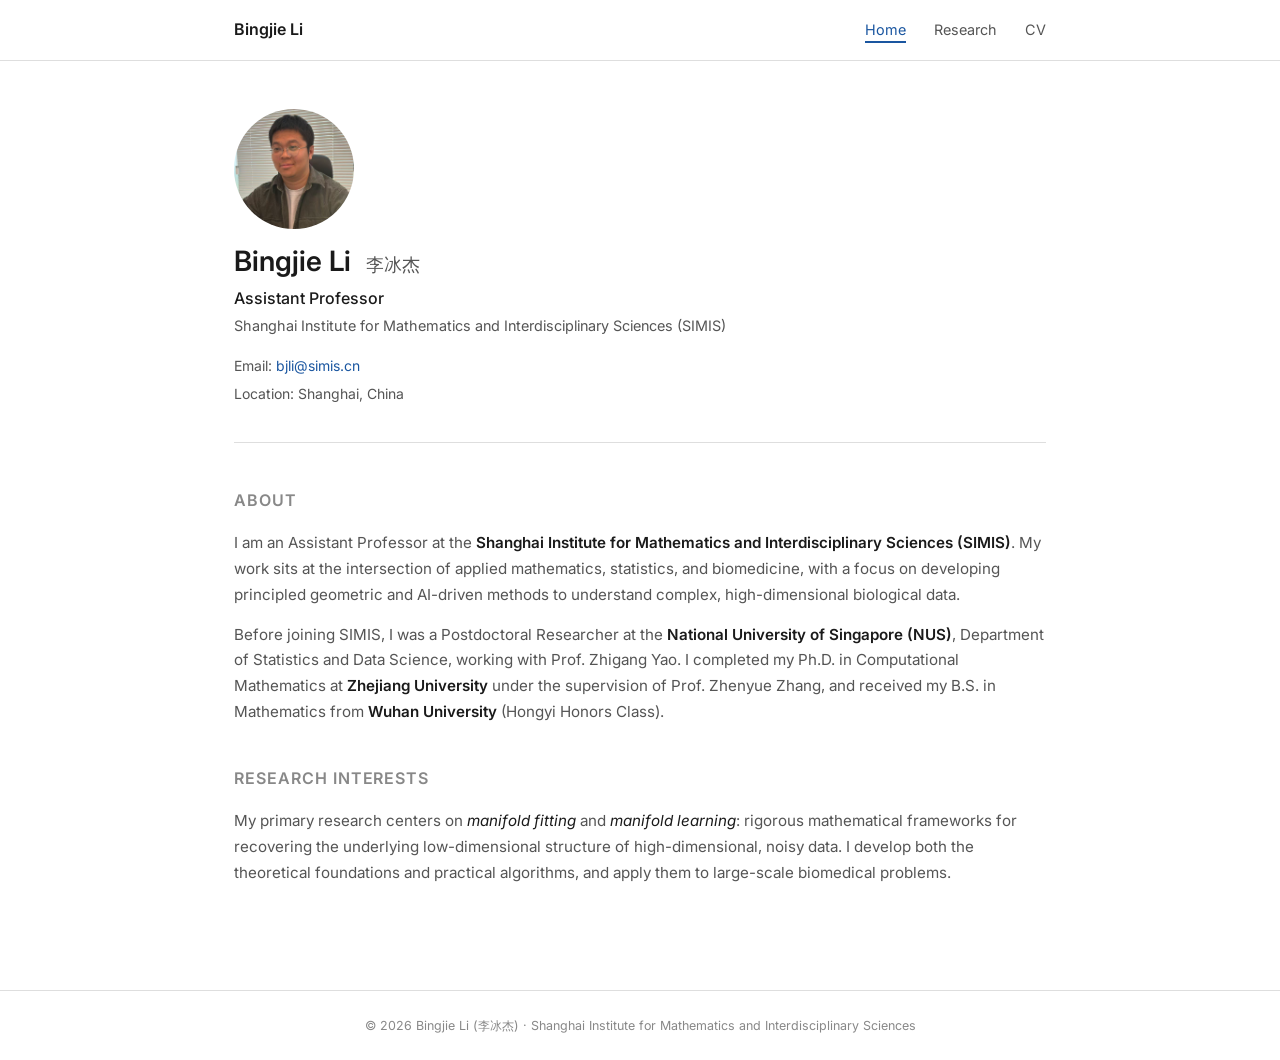
<file: index.html>
<!DOCTYPE html>
<html lang="en">
<head>
  <meta charset="UTF-8" />
  <meta name="viewport" content="width=device-width, initial-scale=1.0" />
  <meta name="description" content="Bingjie Li, Assistant Professor at SIMIS Shanghai, specializing in geometric AI and biomedical data science." />
  <title>Bingjie Li | SIMIS</title>
  <link rel="stylesheet" href="styles.css" />
  <link rel="preconnect" href="https://fonts.googleapis.com" />
  <link href="https://fonts.googleapis.com/css2?family=Inter:wght@300;400;500;600&display=swap" rel="stylesheet" />
</head>
<body>

  <nav id="navbar">
    <div class="nav-inner">
      <a href="index.html" class="nav-brand">Bingjie Li</a>
      <ul class="nav-links">
        <li><a href="index.html" class="active">Home</a></li>
        <li><a href="research.html">Research</a></li>
        <li><a href="cv.html">CV</a></li>
      </ul>
      <button class="nav-toggle" id="navToggle" aria-label="Toggle menu">
        <span></span><span></span><span></span>
      </button>
    </div>
  </nav>

  <main>
    <div class="container">

      <!-- Profile -->
      <div class="profile-header">
        <img src="Photos.jpg" alt="Bingjie Li" class="profile-photo" />
        <h1>Bingjie Li <span class="name-zh">李冰杰</span></h1>
        <p class="profile-title">Assistant Professor</p>
        <p class="profile-institution">Shanghai Institute for Mathematics and Interdisciplinary Sciences (SIMIS)</p>
        <div class="profile-contact">
          <span>Email: <a href="mailto:bjli@simis.cn">bjli@simis.cn</a></span>
          <span>Location: Shanghai, China</span>
        </div>
      </div>

      <!-- About -->
      <div class="bio-section">
        <h2>About</h2>
        <p>
          I am an Assistant Professor at the <strong>Shanghai Institute for Mathematics and Interdisciplinary Sciences (SIMIS)</strong>.
          My work sits at the intersection of applied mathematics, statistics, and biomedicine,
          with a focus on developing principled geometric and AI-driven methods to understand complex, high-dimensional biological data.
        </p>
        <p>
          Before joining SIMIS, I was a Postdoctoral Researcher at the
          <strong>National University of Singapore (NUS)</strong>, Department of Statistics and Data Science,
          working with Prof. Zhigang Yao. I completed my Ph.D. in Computational Mathematics at
          <strong>Zhejiang University</strong> under the supervision of Prof. Zhenyue Zhang,
          and received my B.S. in Mathematics from <strong>Wuhan University</strong> (Hongyi Honors Class).
        </p>
      </div>

      <!-- Research Interests -->
      <div class="bio-section">
        <h2>Research Interests</h2>
        <p>
          My primary research centers on <em>manifold fitting</em> and <em>manifold learning</em>:
          rigorous mathematical frameworks for recovering the underlying low-dimensional structure
          of high-dimensional, noisy data. I develop both the theoretical foundations and practical algorithms,
          and apply them to large-scale biomedical problems.
        </p>
      </div>

    </div>
  </main>

  <footer>
    <p>&copy; 2026 Bingjie Li (李冰杰) &middot; Shanghai Institute for Mathematics and Interdisciplinary Sciences</p>
  </footer>

  <script src="script.js"></script>
</body>
</html>
</file>
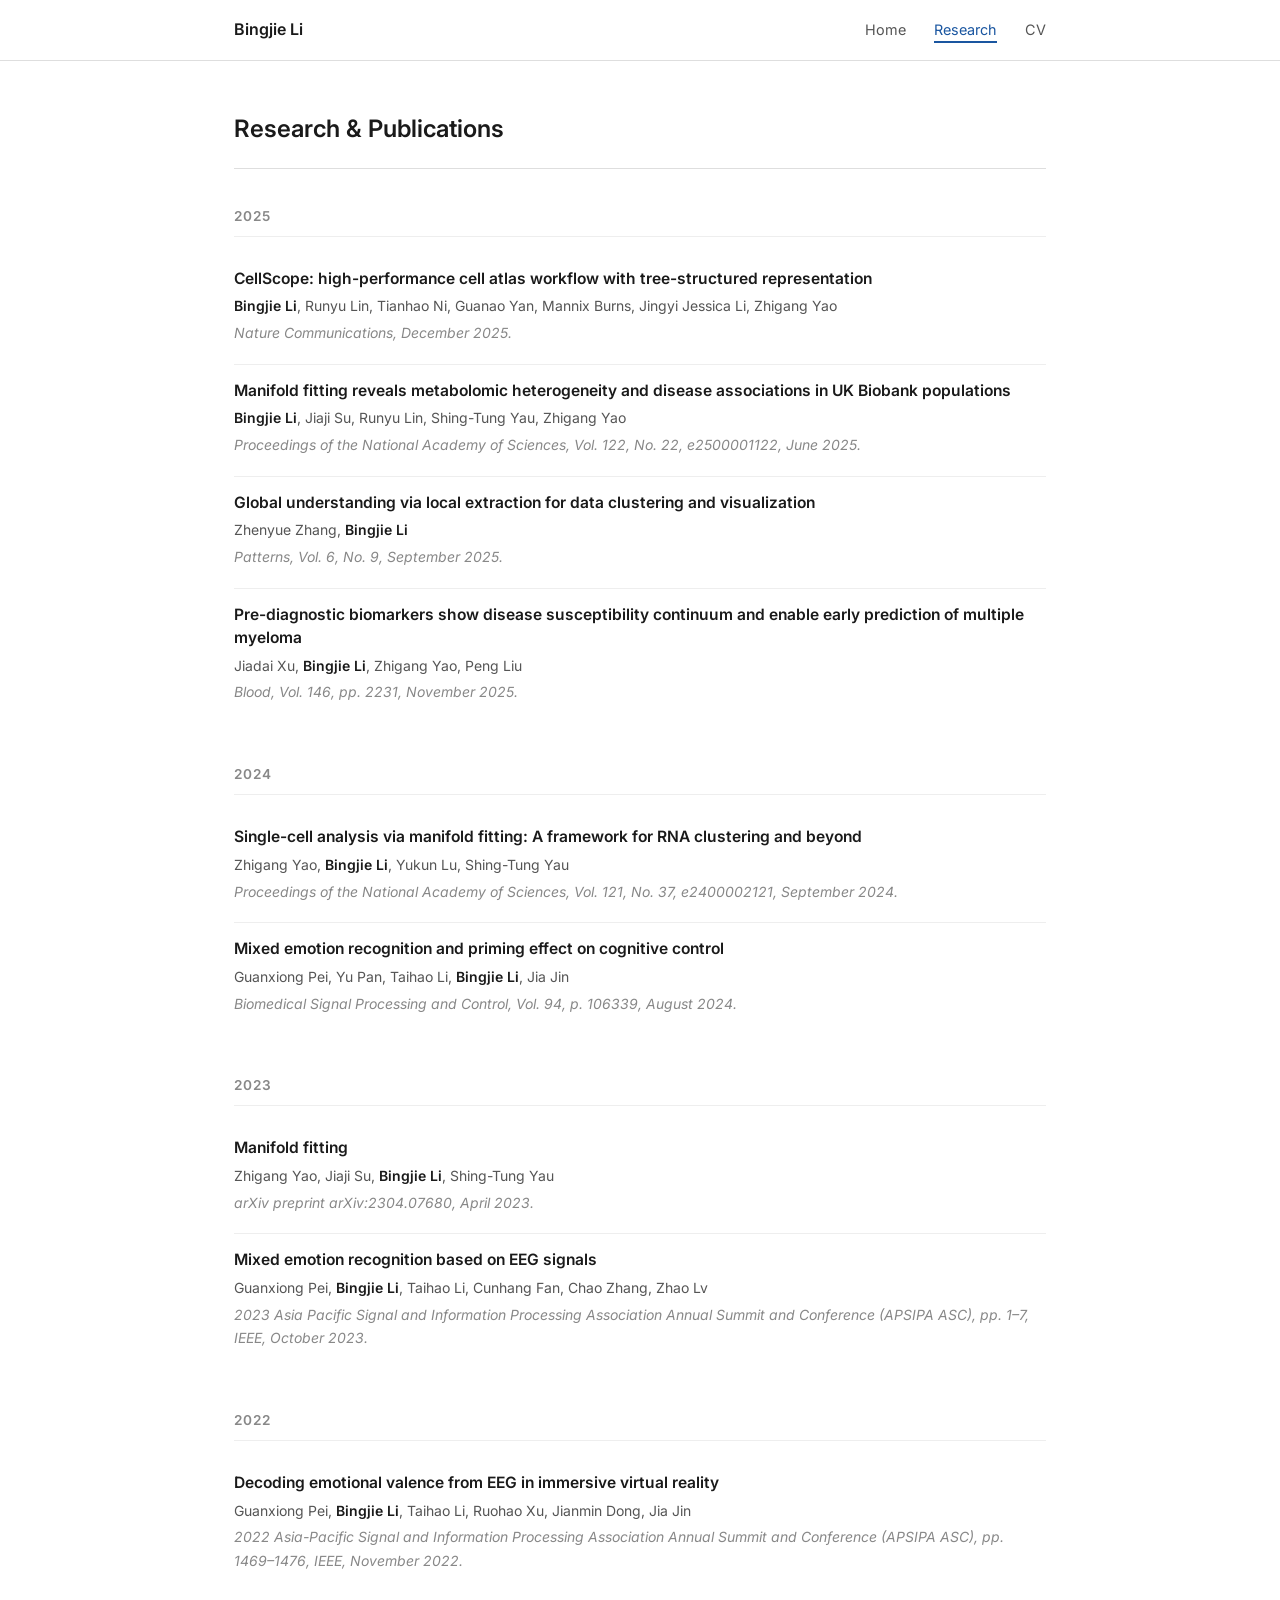
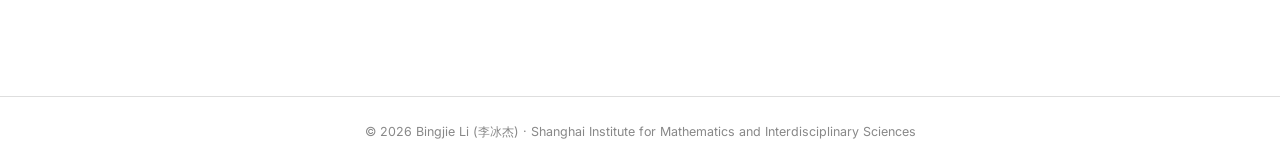
<file: research.html>
<!DOCTYPE html>
<html lang="en">
<head>
  <meta charset="UTF-8" />
  <meta name="viewport" content="width=device-width, initial-scale=1.0" />
  <meta name="description" content="Research and publications of Bingjie Li, SIMIS." />
  <title>Research | Bingjie Li</title>
  <link rel="stylesheet" href="styles.css" />
  <link rel="preconnect" href="https://fonts.googleapis.com" />
  <link href="https://fonts.googleapis.com/css2?family=Inter:wght@300;400;500;600&display=swap" rel="stylesheet" />
</head>
<body>

  <nav id="navbar">
    <div class="nav-inner">
      <a href="index.html" class="nav-brand">Bingjie Li</a>
      <ul class="nav-links">
        <li><a href="index.html">Home</a></li>
        <li><a href="research.html" class="active">Research</a></li>
        <li><a href="cv.html">CV</a></li>
      </ul>
      <button class="nav-toggle" id="navToggle" aria-label="Toggle menu">
        <span></span><span></span><span></span>
      </button>
    </div>
  </nav>

  <main>
    <div class="container">

      <div class="page-header">
        <h1>Research &amp; Publications</h1>
      </div>

      <!-- 2025 -->
      <div class="pub-year-group">
        <h2>2025</h2>

        <div class="pub-item">
          <div class="pub-title">CellScope: high-performance cell atlas workflow with tree-structured representation</div>
          <div class="pub-authors"><strong>Bingjie Li</strong>, Runyu Lin, Tianhao Ni, Guanao Yan, Mannix Burns, Jingyi Jessica Li, Zhigang Yao</div>
          <div class="pub-journal">Nature Communications, December 2025.</div>
        </div>

        <div class="pub-item">
          <div class="pub-title">Manifold fitting reveals metabolomic heterogeneity and disease associations in UK Biobank populations</div>
          <div class="pub-authors"><strong>Bingjie Li</strong>, Jiaji Su, Runyu Lin, Shing-Tung Yau, Zhigang Yao</div>
          <div class="pub-journal">Proceedings of the National Academy of Sciences, Vol. 122, No. 22, e2500001122, June 2025.</div>
        </div>

        <div class="pub-item">
          <div class="pub-title">Global understanding via local extraction for data clustering and visualization</div>
          <div class="pub-authors">Zhenyue Zhang, <strong>Bingjie Li</strong></div>
          <div class="pub-journal">Patterns, Vol. 6, No. 9, September 2025.</div>
        </div>

        <div class="pub-item">
          <div class="pub-title">Pre-diagnostic biomarkers show disease susceptibility continuum and enable early prediction of multiple myeloma</div>
          <div class="pub-authors">Jiadai Xu, <strong>Bingjie Li</strong>, Zhigang Yao, Peng Liu</div>
          <div class="pub-journal">Blood, Vol. 146, pp. 2231, November 2025.</div>
        </div>

      </div>

      <!-- 2024 -->
      <div class="pub-year-group">
        <h2>2024</h2>

        <div class="pub-item">
          <div class="pub-title">Single-cell analysis via manifold fitting: A framework for RNA clustering and beyond</div>
          <div class="pub-authors">Zhigang Yao, <strong>Bingjie Li</strong>, Yukun Lu, Shing-Tung Yau</div>
          <div class="pub-journal">Proceedings of the National Academy of Sciences, Vol. 121, No. 37, e2400002121, September 2024.</div>
        </div>

        <div class="pub-item">
          <div class="pub-title">Mixed emotion recognition and priming effect on cognitive control</div>
          <div class="pub-authors">Guanxiong Pei, Yu Pan, Taihao Li, <strong>Bingjie Li</strong>, Jia Jin</div>
          <div class="pub-journal">Biomedical Signal Processing and Control, Vol. 94, p. 106339, August 2024.</div>
        </div>

      </div>

      <!-- 2023 -->
      <div class="pub-year-group">
        <h2>2023</h2>

        <div class="pub-item">
          <div class="pub-title">Manifold fitting</div>
          <div class="pub-authors">Zhigang Yao, Jiaji Su, <strong>Bingjie Li</strong>, Shing-Tung Yau</div>
          <div class="pub-journal">arXiv preprint arXiv:2304.07680, April 2023.</div>
        </div>

        <div class="pub-item">
          <div class="pub-title">Mixed emotion recognition based on EEG signals</div>
          <div class="pub-authors">Guanxiong Pei, <strong>Bingjie Li</strong>, Taihao Li, Cunhang Fan, Chao Zhang, Zhao Lv</div>
          <div class="pub-journal">2023 Asia Pacific Signal and Information Processing Association Annual Summit and Conference (APSIPA ASC), pp. 1–7, IEEE, October 2023.</div>
        </div>

      </div>

      <!-- 2022 -->
      <div class="pub-year-group">
        <h2>2022</h2>

        <div class="pub-item">
          <div class="pub-title">Decoding emotional valence from EEG in immersive virtual reality</div>
          <div class="pub-authors">Guanxiong Pei, <strong>Bingjie Li</strong>, Taihao Li, Ruohao Xu, Jianmin Dong, Jia Jin</div>
          <div class="pub-journal">2022 Asia-Pacific Signal and Information Processing Association Annual Summit and Conference (APSIPA ASC), pp. 1469–1476, IEEE, November 2022.</div>
        </div>

      </div>

    </div>
  </main>

  <footer>
    <p>&copy; 2026 Bingjie Li (李冰杰) &middot; Shanghai Institute for Mathematics and Interdisciplinary Sciences</p>
  </footer>

  <script src="script.js"></script>
</body>
</html>
</file>
<file: styles.css>
/* ============================================================
   VARIABLES & RESET
   ============================================================ */
:root {
  --bg:          #ffffff;
  --bg-alt:      #f7f7f7;
  --text:        #1a1a1a;
  --text-muted:  #555555;
  --text-light:  #888888;
  --accent:      #1a56a0;
  --accent-hover:#144080;
  --border:      #dedede;
  --border-light:#eeeeee;
  --nav-height:  60px;
  --max-width:   860px;
  --font:        'Inter', -apple-system, BlinkMacSystemFont, 'Segoe UI', sans-serif;
}

*, *::before, *::after { box-sizing: border-box; margin: 0; padding: 0; }

html { font-size: 16px; }

body {
  font-family: var(--font);
  background: var(--bg);
  color: var(--text);
  line-height: 1.7;
}

a { color: var(--accent); text-decoration: none; }
a:hover { text-decoration: underline; color: var(--accent-hover); }
ul { list-style: none; }

/* ============================================================
   NAVIGATION
   ============================================================ */
#navbar {
  position: sticky;
  top: 0;
  background: #ffffff;
  border-bottom: 1px solid var(--border);
  z-index: 100;
}

.nav-inner {
  max-width: var(--max-width);
  margin: 0 auto;
  padding: 0 24px;
  height: var(--nav-height);
  display: flex;
  align-items: center;
  justify-content: space-between;
}

.nav-brand {
  font-weight: 600;
  font-size: 1rem;
  color: var(--text);
  text-decoration: none;
}
.nav-brand:hover { color: var(--accent); text-decoration: none; }

.nav-links {
  display: flex;
  gap: 28px;
}

.nav-links a {
  font-size: 0.9rem;
  color: var(--text-muted);
  text-decoration: none;
  padding-bottom: 3px;
  border-bottom: 2px solid transparent;
  transition: color 0.15s, border-color 0.15s;
}

.nav-links a:hover {
  color: var(--text);
  text-decoration: none;
  border-bottom-color: var(--border);
}

.nav-links a.active {
  color: var(--accent);
  border-bottom-color: var(--accent);
}

.nav-toggle {
  display: none;
  flex-direction: column;
  gap: 5px;
  background: none;
  border: none;
  cursor: pointer;
  padding: 4px;
}
.nav-toggle span {
  display: block;
  width: 22px;
  height: 2px;
  background: var(--text);
  border-radius: 1px;
  transition: 0.2s;
}

/* ============================================================
   LAYOUT
   ============================================================ */
.container {
  max-width: var(--max-width);
  margin: 0 auto;
  padding: 48px 24px 64px;
}

/* ============================================================
   HOME — PROFILE HEADER
   ============================================================ */
.profile-header {
  margin-bottom: 44px;
  padding-bottom: 36px;
  border-bottom: 1px solid var(--border);
}

.profile-photo {
  width: 120px !important;
  height: 120px !important;
  max-width: 120px !important;
  object-fit: cover;
  border-radius: 50%;
  display: block;
  margin-bottom: 16px;
}

.profile-header h1 {
  font-size: 1.75rem;
  font-weight: 600;
  line-height: 1.2;
  margin-bottom: 6px;
  color: var(--text);
}

.name-zh {
  font-size: 1.1rem;
  font-weight: 400;
  color: var(--text-muted);
  margin-left: 8px;
}

.profile-title {
  font-size: 1rem;
  font-weight: 500;
  color: var(--text);
  margin-bottom: 2px;
}

.profile-institution {
  font-size: 0.9rem;
  color: var(--text-muted);
  margin-bottom: 16px;
}

.profile-contact {
  display: flex;
  flex-direction: column;
  gap: 4px;
  font-size: 0.875rem;
  color: var(--text-muted);
}

.profile-contact a {
  color: var(--accent);
}

/* ============================================================
   HOME — BIO
   ============================================================ */
.bio-section {
  margin-bottom: 40px;
}

.bio-section h2 {
  font-size: 1rem;
  font-weight: 600;
  text-transform: uppercase;
  letter-spacing: 0.06em;
  color: var(--text-light);
  margin-bottom: 16px;
}

.bio-section p {
  font-size: 0.95rem;
  color: var(--text-muted);
  margin-bottom: 14px;
}

.bio-section p strong { color: var(--text); font-weight: 600; }
.bio-section p em    { color: var(--text); font-style: italic; }

/* ============================================================
   HOME — INTEREST LIST & EXPERIENCE
   ============================================================ */
.interest-list {
  list-style: disc;
  padding-left: 20px;
  margin-top: 8px;
}

.interest-list li {
  font-size: 0.95rem;
  color: var(--text-muted);
  margin-bottom: 8px;
  line-height: 1.65;
}

.interest-list li strong {
  color: var(--text);
  font-weight: 600;
}

.exp-item {
  display: grid;
  grid-template-columns: 160px 1fr;
  gap: 16px;
  margin-bottom: 22px;
  font-size: 0.9rem;
}

.exp-date {
  color: var(--text-light);
  font-size: 0.82rem;
  padding-top: 2px;
  line-height: 1.6;
}

.exp-detail {
  color: var(--text-muted);
  line-height: 1.65;
}

.exp-detail strong {
  color: var(--text);
  font-weight: 600;
}

/* ============================================================
   PAGE HEADER (used in sub-pages)
   ============================================================ */
.page-header {
  margin-bottom: 36px;
  padding-bottom: 18px;
  border-bottom: 1px solid var(--border);
}

.page-header h1 {
  font-size: 1.5rem;
  font-weight: 600;
}

/* ============================================================
   PUBLICATIONS
   ============================================================ */
.pub-year-group {
  margin-bottom: 40px;
}

.pub-year-group h2 {
  font-size: 0.85rem;
  font-weight: 600;
  text-transform: uppercase;
  letter-spacing: 0.08em;
  color: var(--text-light);
  margin-bottom: 16px;
  padding-bottom: 8px;
  border-bottom: 1px solid var(--border-light);
}

.pub-item {
  padding: 14px 0;
  border-bottom: 1px solid var(--border-light);
}
.pub-item:last-child { border-bottom: none; }

.pub-title {
  font-size: 0.975rem;
  font-weight: 600;
  color: var(--text);
  margin-bottom: 4px;
  line-height: 1.5;
}

.pub-authors {
  font-size: 0.875rem;
  color: var(--text-muted);
  margin-bottom: 3px;
}
.pub-authors strong { color: var(--text); font-weight: 600; }

.pub-journal {
  font-size: 0.875rem;
  color: var(--text-light);
  font-style: italic;
  margin-bottom: 5px;
}

.pub-desc {
  font-size: 0.875rem;
  color: var(--text-muted);
  margin-top: 6px;
  line-height: 1.65;
}

.pub-links {
  margin-top: 8px;
  display: flex;
  gap: 14px;
}
.pub-links a {
  font-size: 0.8rem;
  color: var(--accent);
}

/* ============================================================
   CV
   ============================================================ */
.cv-section {
  margin-bottom: 40px;
}

.cv-section h2 {
  font-size: 0.85rem;
  font-weight: 600;
  text-transform: uppercase;
  letter-spacing: 0.08em;
  color: var(--text-light);
  margin-bottom: 16px;
  padding-bottom: 8px;
  border-bottom: 1px solid var(--border-light);
}

.cv-item {
  display: grid;
  grid-template-columns: 150px 1fr;
  gap: 16px;
  margin-bottom: 22px;
}

.cv-date {
  font-size: 0.82rem;
  color: var(--text-light);
  padding-top: 3px;
  line-height: 1.5;
}

.cv-detail h3 {
  font-size: 0.975rem;
  font-weight: 600;
  color: var(--text);
  margin-bottom: 3px;
}

.cv-detail p {
  font-size: 0.875rem;
  color: var(--text-muted);
  margin-bottom: 2px;
}

/* Skills table-style */
.skills-table {
  width: 100%;
  border-collapse: collapse;
  font-size: 0.875rem;
}

.skills-table td {
  padding: 8px 0;
  border-bottom: 1px solid var(--border-light);
  vertical-align: top;
}

.skills-table tr:last-child td {
  border-bottom: none;
}

.skills-table .skill-cat {
  font-weight: 600;
  color: var(--text);
  width: 200px;
  padding-right: 16px;
}

.skills-table .skill-vals {
  color: var(--text-muted);
}

/* ============================================================
   FOOTER
   ============================================================ */
footer {
  border-top: 1px solid var(--border);
  padding: 24px;
  text-align: center;
  font-size: 0.78rem;
  color: var(--text-light);
}

/* ============================================================
   RESPONSIVE
   ============================================================ */
@media (max-width: 640px) {
  .nav-links { display: none; }
  .nav-toggle { display: flex; }

  .nav-links.open {
    display: flex;
    flex-direction: column;
    position: fixed;
    top: var(--nav-height);
    left: 0;
    right: 0;
    background: #ffffff;
    border-bottom: 1px solid var(--border);
    padding: 16px 24px;
    gap: 16px;
  }

  .exp-item {
    grid-template-columns: 1fr;
    gap: 2px;
  }

  .cv-item {
    grid-template-columns: 1fr;
    gap: 2px;
  }

  .cv-date {
    color: var(--text-light);
    font-size: 0.8rem;
  }

  .skills-table .skill-cat {
    width: auto;
    display: block;
  }
  .skills-table td {
    display: block;
    padding: 4px 0;
  }
  .skills-table tr { display: block; margin-bottom: 12px; }
  .skills-table tr td:first-child { border-bottom: none; padding-bottom: 2px; }
}
</file>
